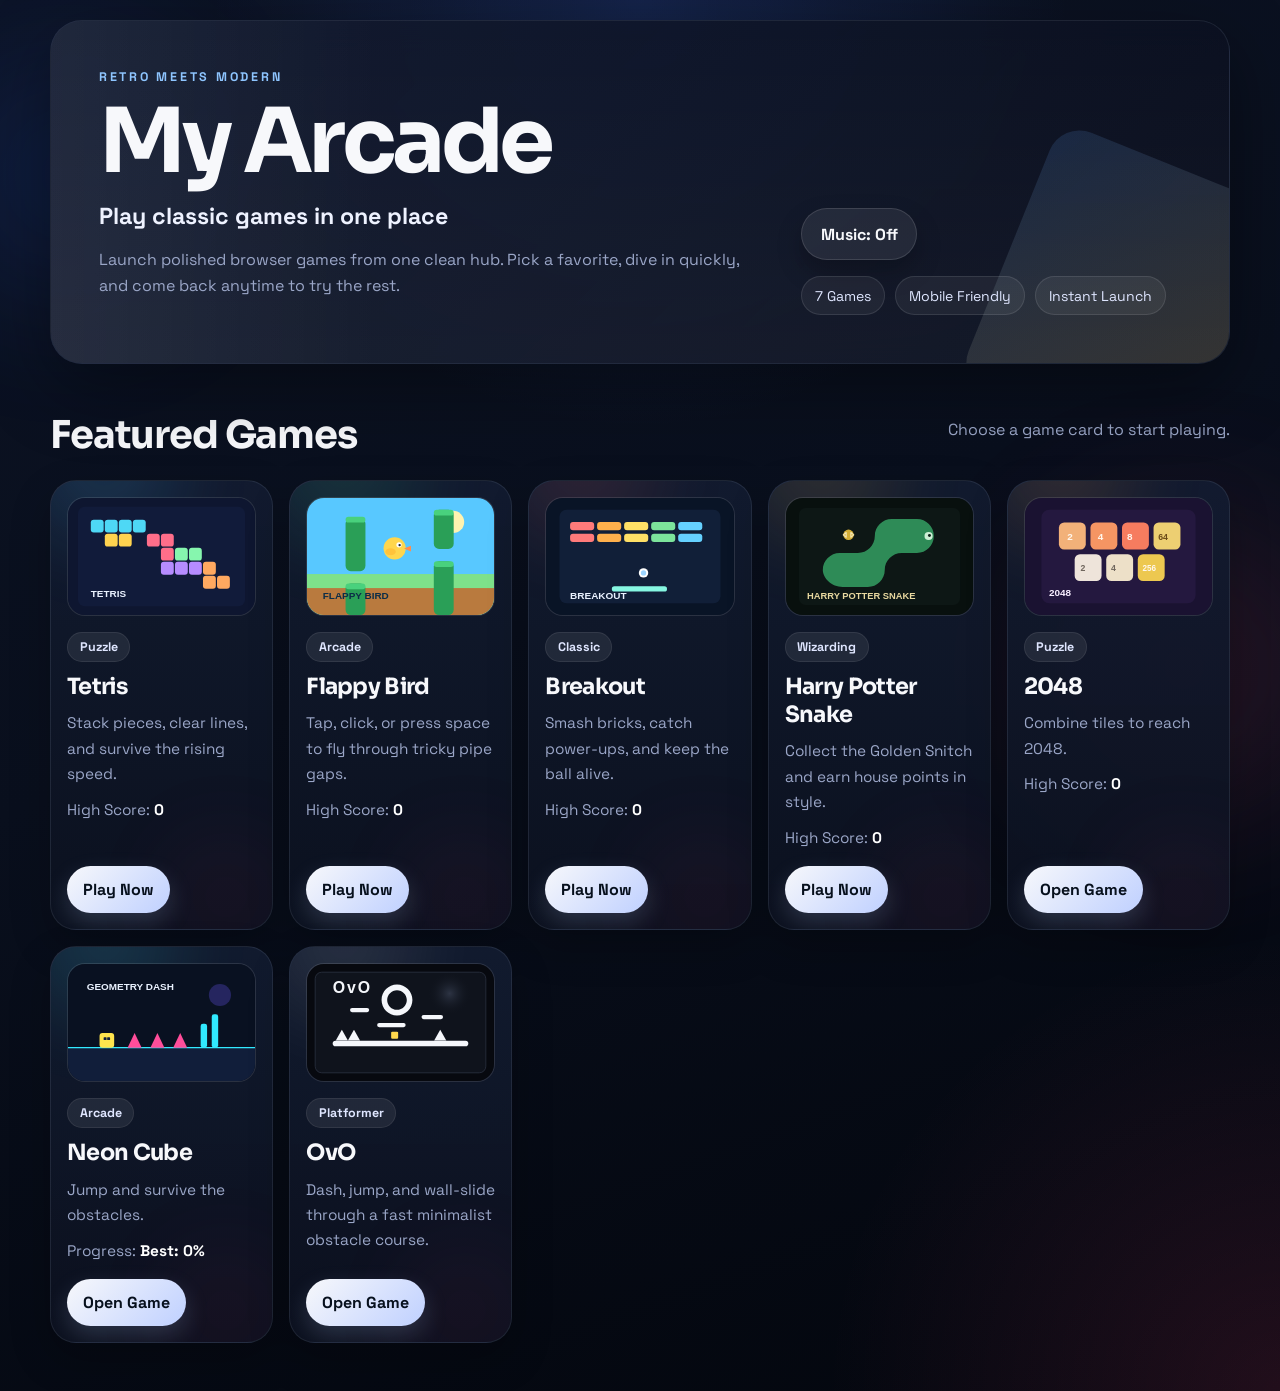
<file: index.html>
<!DOCTYPE html>
<html lang="en">
  <head>
    <meta charset="UTF-8" />
    <meta name="viewport" content="width=device-width, initial-scale=1.0" />
    <title>My Arcade</title>
    <link rel="preconnect" href="https://fonts.googleapis.com" />
    <link rel="preconnect" href="https://fonts.gstatic.com" crossorigin />
    <link
      href="https://fonts.googleapis.com/css2?family=Space+Grotesk:wght@400;500;700&family=Sora:wght@600;700;800&display=swap"
      rel="stylesheet"
    />
    <link rel="stylesheet" href="style.css" />
  </head>
  <body>
    <div class="background-orb orb-one" aria-hidden="true"></div>
    <div class="background-orb orb-two" aria-hidden="true"></div>

    <div class="page-shell">
      <header class="hero">
        <div class="hero-copy-block">
          <p class="eyebrow">Retro Meets Modern</p>
          <h1>My Arcade</h1>
          <p class="hero-subtitle">Play classic games in one place</p>
          <p class="hero-copy">
            Launch polished browser games from one clean hub. Pick a favorite,
            dive in quickly, and come back anytime to try the rest.
          </p>
        </div>

        <div class="hero-actions">
          <button
            id="musicToggle"
            class="music-toggle"
            type="button"
            aria-pressed="false"
          >
            Music: Off
          </button>
          <div class="hero-badge-strip" aria-label="Arcade highlights">
            <span>7 Games</span>
            <span>Mobile Friendly</span>
            <span>Instant Launch</span>
          </div>
        </div>
      </header>

      <main>
        <section class="games-section" aria-labelledby="games-heading">
          <div class="section-heading">
            <h2 id="games-heading">Featured Games</h2>
            <p>Choose a game card to start playing.</p>
          </div>

          <div class="game-grid">
            <a class="game-card tetris-card" href="./games/tetris/">
              <div class="game-thumb-wrap">
                <img
                  class="game-thumb"
                  src="./assets/images/tetris-thumb.svg"
                  alt="Colorful Tetris blocks thumbnail"
                />
              </div>
              <div class="game-card-copy">
                <span class="game-tag">Puzzle</span>
                <h3>Tetris</h3>
                <p>Stack pieces, clear lines, and survive the rising speed.</p>
                <p class="game-score">High Score: <strong data-high-score="tetris">0</strong></p>
              </div>
              <span class="game-link">Play Now</span>
            </a>

            <a class="game-card flappy-card" href="./games/flappy-bird/">
              <div class="game-thumb-wrap">
                <img
                  class="game-thumb"
                  src="./assets/images/flappy-thumb.svg"
                  alt="Flappy Bird inspired flying scene thumbnail"
                />
              </div>
              <div class="game-card-copy">
                <span class="game-tag">Arcade</span>
                <h3>Flappy Bird</h3>
                <p>Tap, click, or press space to fly through tricky pipe gaps.</p>
                <p class="game-score">High Score: <strong data-high-score="flappy-bird">0</strong></p>
              </div>
              <span class="game-link">Play Now</span>
            </a>

            <a class="game-card breakout-card" href="./games/breakout/">
              <div class="game-thumb-wrap">
                <img
                  class="game-thumb"
                  src="./assets/images/breakout-thumb.svg"
                  alt="Breakout paddle and brick wall thumbnail"
                />
              </div>
              <div class="game-card-copy">
                <span class="game-tag">Classic</span>
                <h3>Breakout</h3>
                <p>Smash bricks, catch power-ups, and keep the ball alive.</p>
                <p class="game-score">High Score: <strong data-high-score="breakout">0</strong></p>
              </div>
              <span class="game-link">Play Now</span>
            </a>

            <a class="game-card snake-card" href="./games/snake/">
              <div class="game-thumb-wrap">
                <img
                  class="game-thumb"
                  src="./assets/images/snake-thumb.svg"
                  alt="Harry Potter themed snake game thumbnail"
                />
              </div>
              <div class="game-card-copy">
                <span class="game-tag">Wizarding</span>
                <h3>Harry Potter Snake</h3>
                <p>Collect the Golden Snitch and earn house points in style.</p>
                <p class="game-score">High Score: <strong data-high-score="snake">0</strong></p>
              </div>
              <span class="game-link">Play Now</span>
            </a>

            <a class="game-card game2048-card" href="./games/2048/">
              <div class="game-thumb-wrap">
                <img
                  class="game-thumb"
                  src="./assets/images/2048-thumb.svg"
                  alt="2048 number tiles thumbnail"
                />
              </div>
              <div class="game-card-copy">
                <span class="game-tag">Puzzle</span>
                <h3>2048</h3>
                <p>Combine tiles to reach 2048.</p>
                <p class="game-score">High Score: <strong data-high-score="2048">0</strong></p>
              </div>
              <span class="game-link">Open Game</span>
            </a>

            <a class="game-card geometry-card" href="./games/geometry-dash/">
              <div class="game-thumb-wrap">
                <img
                  class="game-thumb"
                  src="./assets/images/geometry-dash-thumb.svg"
                  alt="Neon Cube style neon obstacle course thumbnail"
                />
              </div>
              <div class="game-card-copy">
                <span class="game-tag">Arcade</span>
                <h3>Neon Cube</h3>
                <p>Jump and survive the obstacles.</p>
                <p class="game-score">Progress: <strong data-progress-game="geometry-dash">0%</strong></p>
              </div>
              <span class="game-link">Open Game</span>
            </a>

            <a class="game-card ovo-card" href="./games/ovo/">
              <div class="game-thumb-wrap">
                <img
                  class="game-thumb"
                  src="./assets/images/ovo-thumb.svg"
                  alt="Minimal black and white OvO platformer thumbnail"
                />
              </div>
              <div class="game-card-copy">
                <span class="game-tag">Platformer</span>
                <h3>OvO</h3>
                <p>Dash, jump, and wall-slide through a fast minimalist obstacle course.</p>
              </div>
              <span class="game-link">Open Game</span>
            </a>
          </div>
        </section>
      </main>
    </div>

    <script src="script.js"></script>
  </body>
</html>
</file>
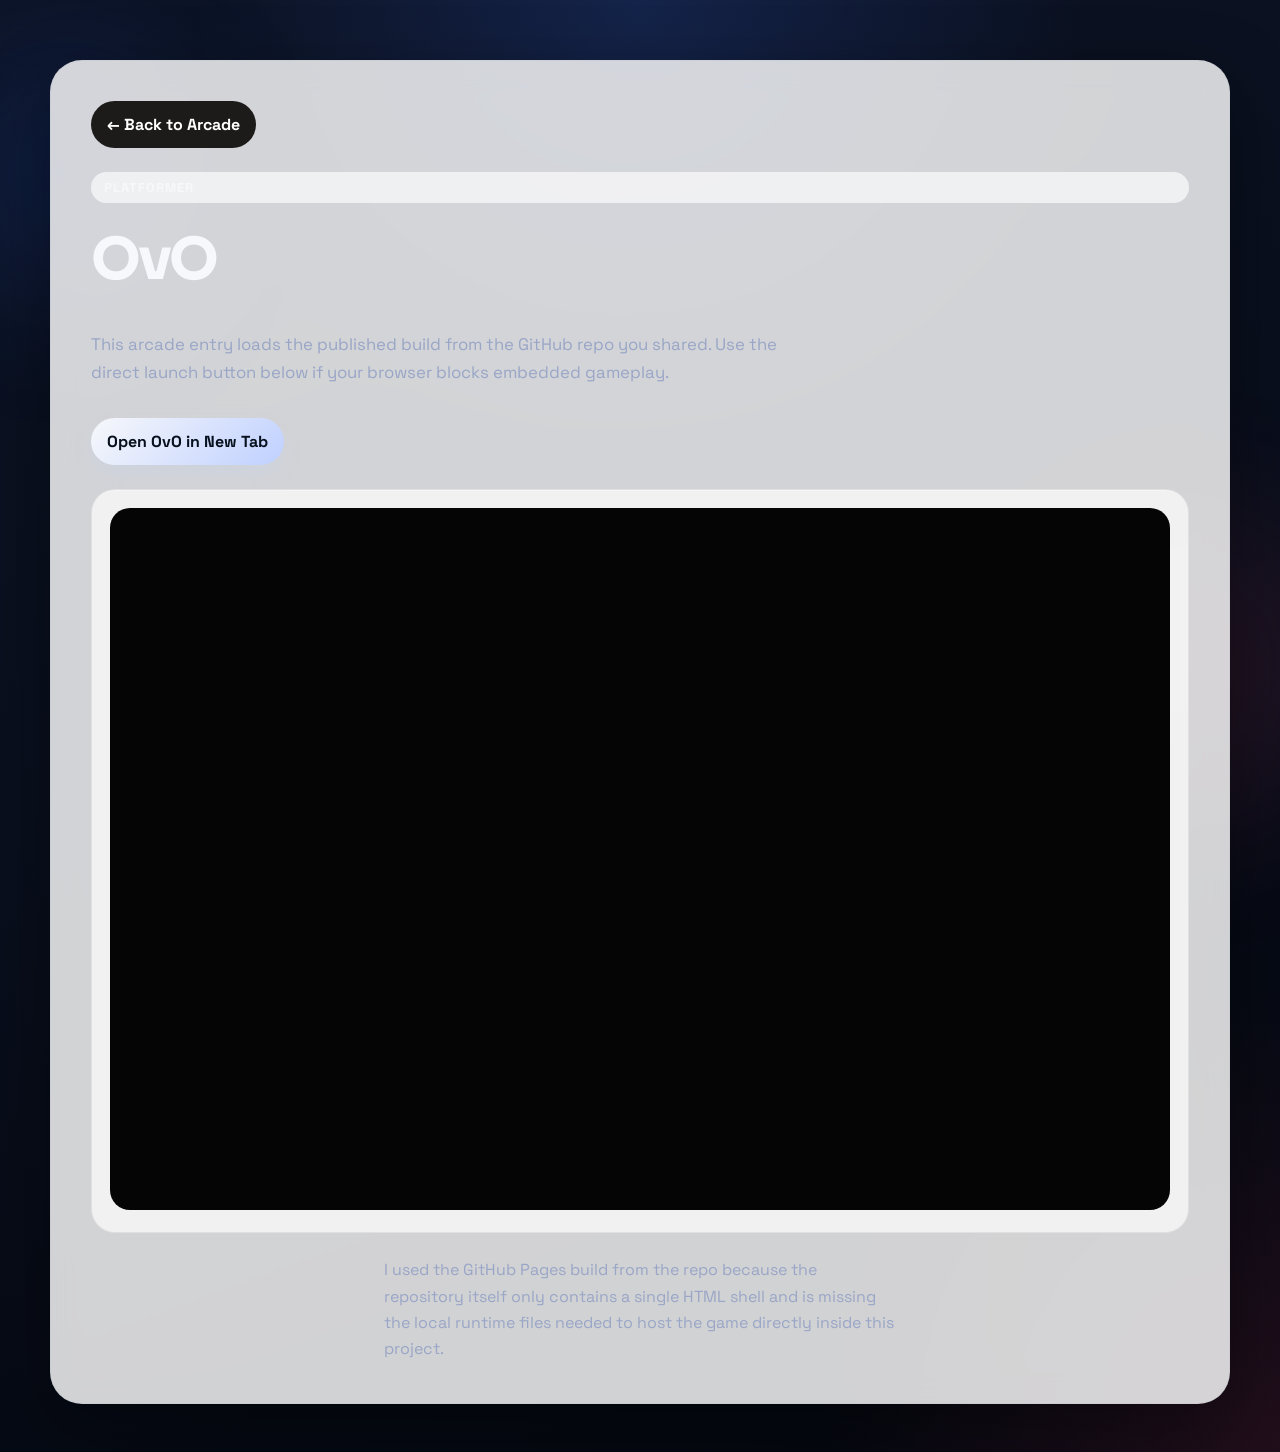
<file: games/ovo/index.html>
<!DOCTYPE html>
<html lang="en">
  <head>
    <meta charset="UTF-8" />
    <meta name="viewport" content="width=device-width, initial-scale=1.0" />
    <title>OvO | My Arcade</title>
    <link rel="preconnect" href="https://fonts.googleapis.com" />
    <link rel="preconnect" href="https://fonts.gstatic.com" crossorigin />
    <link
      href="https://fonts.googleapis.com/css2?family=Space+Grotesk:wght@400;500;700&family=Sora:wght@600;700;800&display=swap"
      rel="stylesheet"
    />
    <link rel="stylesheet" href="../../style.css" />
    <style>
      .external-game-layout {
        display: grid;
        gap: 1.5rem;
      }

      .external-game-intro {
        display: grid;
        gap: 0.9rem;
      }

      .external-game-intro .placeholder-copy {
        max-width: 46rem;
      }

      .external-game-panel {
        padding: 1.1rem;
        border-radius: 24px;
        border: 1px solid rgba(28, 27, 26, 0.08);
        background: rgba(255, 255, 255, 0.7);
        box-shadow: inset 0 1px 0 rgba(255, 255, 255, 0.3);
      }

      .external-game-frame {
        width: 100%;
        min-height: 78vh;
        border: 0;
        border-radius: 20px;
        background: #050505;
      }

      .external-game-actions {
        display: flex;
        flex-wrap: wrap;
        gap: 0.85rem;
        align-items: center;
      }

      .external-game-link {
        display: inline-flex;
        align-items: center;
        justify-content: center;
        padding: 0.82rem 1rem;
        border-radius: 999px;
        font-weight: 700;
        color: #07101d;
        background: linear-gradient(135deg, #f7f8fb, #bfd0ff);
        box-shadow: 0 10px 24px rgba(191, 208, 255, 0.18);
        transition: transform 180ms ease, box-shadow 180ms ease, background-color 180ms ease;
      }

      .external-game-link:hover,
      .external-game-link:focus-visible {
        transform: translateY(-2px);
        box-shadow: 0 14px 28px rgba(159, 188, 255, 0.24);
        background: linear-gradient(135deg, #ffffff, #9fbcff);
      }

      @media (max-width: 720px) {
        .external-game-frame {
          min-height: 68vh;
        }
      }
    </style>
  </head>
  <body>
    <div class="background-orb orb-one" aria-hidden="true"></div>
    <div class="background-orb orb-two" aria-hidden="true"></div>

    <div class="page-shell">
      <section class="game-page external-game-layout">
        <a class="back-button" href="../../index.html">&larr; Back to Arcade</a>

        <div class="external-game-intro">
          <span class="placeholder-badge">Platformer</span>
          <h1 class="placeholder-title">OvO</h1>
          <p class="placeholder-copy">
            This arcade entry loads the published build from the GitHub repo you shared.
            Use the direct launch button below if your browser blocks embedded gameplay.
          </p>
          <div class="external-game-actions">
            <a
              class="external-game-link"
              href="https://brourbeinsus.github.io/OvO/"
              target="_blank"
              rel="noopener noreferrer"
            >
              Open OvO in New Tab
            </a>
          </div>
        </div>

        <div class="external-game-panel">
          <iframe
            class="external-game-frame"
            src="https://brourbeinsus.github.io/OvO/"
            title="OvO game"
            loading="lazy"
            allow="fullscreen; autoplay"
            referrerpolicy="no-referrer"
          ></iframe>
        </div>

        <p class="placeholder-note">
          I used the GitHub Pages build from the repo because the repository itself only
          contains a single HTML shell and is missing the local runtime files needed to
          host the game directly inside this project.
        </p>
      </section>
    </div>
  </body>
</html>
</file>
<file: style.css>
:root {
  --bg: #070b16;
  --bg-deep: #03060d;
  --surface: rgba(10, 16, 30, 0.74);
  --surface-strong: rgba(15, 24, 44, 0.92);
  --surface-soft: rgba(255, 255, 255, 0.06);
  --text: #f7f8fb;
  --muted: #9aa6c7;
  --border: rgba(148, 163, 184, 0.14);
  --shadow: 0 24px 70px rgba(0, 0, 0, 0.38);
  --glow-blue: rgba(95, 161, 255, 0.42);
  --glow-pink: rgba(255, 75, 130, 0.3);
  --glow-gold: rgba(255, 197, 76, 0.34);
  --hero-gradient: linear-gradient(135deg, rgba(19, 27, 49, 0.94), rgba(9, 14, 28, 0.88));
}

* {
  box-sizing: border-box;
}

html {
  scroll-behavior: smooth;
}

body {
  margin: 0;
  min-height: 100vh;
  font-family: "Space Grotesk", sans-serif;
  color: var(--text);
  background:
    radial-gradient(circle at top, rgba(62, 114, 255, 0.18), transparent 28%),
    radial-gradient(circle at bottom right, rgba(255, 75, 130, 0.12), transparent 24%),
    linear-gradient(160deg, #0c1324 0%, #090f1d 44%, var(--bg-deep) 100%);
  overflow-x: hidden;
}

a {
  color: inherit;
  text-decoration: none;
}

img {
  display: block;
  max-width: 100%;
}

.background-orb {
  position: fixed;
  border-radius: 999px;
  filter: blur(80px);
  pointer-events: none;
  opacity: 0.7;
  z-index: 0;
}

.orb-one {
  top: 6%;
  left: -4%;
  width: 240px;
  height: 240px;
  background: rgba(48, 104, 255, 0.24);
}

.orb-two {
  right: -5%;
  bottom: 8%;
  width: 320px;
  height: 320px;
  background: rgba(255, 83, 133, 0.16);
}

.page-shell {
  position: relative;
  z-index: 1;
  width: min(1180px, calc(100% - 2rem));
  margin: 0 auto;
  padding: 1.25rem 0 3rem;
}

.hero,
.game-page {
  border: 1px solid var(--border);
  border-radius: 32px;
  box-shadow: var(--shadow);
  backdrop-filter: blur(16px);
}

.hero {
  position: relative;
  overflow: hidden;
  padding: 3rem;
  background: var(--hero-gradient);
  display: grid;
  grid-template-columns: minmax(0, 1.5fr) minmax(280px, 0.85fr);
  gap: 2rem;
  align-items: end;
  animation: fadeUp 760ms ease-out both;
}

.hero::before {
  content: "";
  position: absolute;
  inset: auto -50px -80px auto;
  width: 280px;
  height: 280px;
  border-radius: 32px;
  background:
    linear-gradient(135deg, rgba(95, 161, 255, 0.14), rgba(255, 197, 76, 0.18));
  transform: rotate(22deg);
}

.hero::after {
  content: "";
  position: absolute;
  inset: 0;
  background:
    linear-gradient(90deg, rgba(255, 255, 255, 0.06), transparent 28%),
    linear-gradient(180deg, transparent, rgba(255, 255, 255, 0.04));
  pointer-events: none;
}

.hero-copy-block,
.hero-actions {
  position: relative;
  z-index: 1;
}

.eyebrow {
  margin: 0 0 0.9rem;
  text-transform: uppercase;
  letter-spacing: 0.22em;
  font-size: 0.78rem;
  color: #8ec5ff;
  font-weight: 700;
}

h1,
h2,
h3 {
  margin: 0;
}

h1 {
  font-family: "Sora", sans-serif;
  font-size: clamp(3rem, 7vw, 5.6rem);
  line-height: 0.95;
  letter-spacing: -0.05em;
}

.hero-subtitle {
  margin: 1rem 0 0;
  font-size: clamp(1.1rem, 2.1vw, 1.45rem);
  color: #eef2ff;
  font-weight: 700;
}

.hero-copy,
.section-heading p,
.game-card p,
.placeholder-copy,
.placeholder-note {
  color: var(--muted);
  line-height: 1.65;
}

.hero-copy {
  max-width: 40rem;
  font-size: 1rem;
  margin-top: 1rem;
}

.hero-actions {
  display: grid;
  gap: 1rem;
  justify-items: start;
}

.music-toggle,
.game-link,
.back-button {
  display: inline-flex;
  align-items: center;
  justify-content: center;
  width: fit-content;
  border: 0;
  border-radius: 999px;
  font: inherit;
  font-weight: 700;
  transition:
    transform 180ms ease,
    background-color 180ms ease,
    box-shadow 180ms ease,
    border-color 180ms ease;
}

.music-toggle {
  padding: 0.9rem 1.15rem;
  background: rgba(255, 255, 255, 0.08);
  color: var(--text);
  border: 1px solid rgba(255, 255, 255, 0.12);
  cursor: pointer;
  box-shadow: 0 12px 26px rgba(0, 0, 0, 0.24);
}

.music-toggle.is-active {
  background: linear-gradient(135deg, #5b8cff, #8a5cff);
  box-shadow: 0 0 0 1px rgba(255, 255, 255, 0.12), 0 0 28px rgba(95, 161, 255, 0.36);
}

.music-toggle:hover,
.music-toggle:focus-visible,
.game-link:hover,
.back-button:hover,
.back-button:focus-visible {
  transform: translateY(-2px);
}

.hero-badge-strip {
  display: flex;
  flex-wrap: wrap;
  gap: 0.65rem;
}

.hero-badge-strip span {
  padding: 0.6rem 0.8rem;
  border-radius: 999px;
  background: rgba(255, 255, 255, 0.06);
  border: 1px solid rgba(255, 255, 255, 0.1);
  color: #dfe6ff;
  font-size: 0.88rem;
}

.games-section {
  margin-top: 1.8rem;
}

.section-heading {
  display: flex;
  align-items: end;
  justify-content: space-between;
  gap: 1rem;
  padding: 0.5rem 0 1.3rem;
}

.section-heading h2 {
  font-family: "Sora", sans-serif;
  font-size: clamp(1.7rem, 3vw, 2.5rem);
  letter-spacing: -0.03em;
}

.game-grid {
  display: grid;
  grid-template-columns: repeat(auto-fit, minmax(220px, 1fr));
  gap: 1rem;
}

.game-card {
  position: relative;
  min-height: 360px;
  padding: 1rem;
  border-radius: 26px;
  border: 1px solid rgba(148, 163, 184, 0.14);
  background: linear-gradient(180deg, rgba(19, 28, 49, 0.9), rgba(12, 17, 31, 0.92));
  box-shadow: 0 16px 40px rgba(0, 0, 0, 0.24);
  display: flex;
  flex-direction: column;
  gap: 1rem;
  transform: translateY(20px);
  opacity: 0;
  overflow: hidden;
  transition:
    transform 260ms cubic-bezier(0.22, 1, 0.36, 1),
    box-shadow 260ms cubic-bezier(0.22, 1, 0.36, 1),
    border-color 260ms cubic-bezier(0.22, 1, 0.36, 1),
    filter 260ms cubic-bezier(0.22, 1, 0.36, 1);
}

.game-card::before {
  content: "";
  position: absolute;
  inset: -20% auto auto -10%;
  width: 150px;
  height: 150px;
  border-radius: 999px;
  background: var(--glow-blue);
  filter: blur(40px);
  opacity: 0.35;
  transition: opacity 220ms ease, transform 220ms ease;
}

.game-card::after {
  content: "";
  position: absolute;
  inset: auto -24px -38px auto;
  width: 140px;
  height: 140px;
  border-radius: 999px;
  background: var(--glow-pink);
  filter: blur(44px);
  opacity: 0.18;
  transition: opacity 220ms ease;
}

.game-card .game-thumb-wrap,
.game-card .game-link {
  transition:
    transform 260ms cubic-bezier(0.22, 1, 0.36, 1),
    box-shadow 260ms cubic-bezier(0.22, 1, 0.36, 1);
}

.game-card.visible {
  transform: translateY(0);
  opacity: 1;
}

.game-card:hover,
.game-card:focus-visible {
  transform: translateY(-10px);
  box-shadow:
    0 24px 56px rgba(0, 0, 0, 0.34),
    0 0 0 1px rgba(124, 156, 255, 0.18),
    0 0 26px rgba(95, 161, 255, 0.14);
  border-color: rgba(124, 156, 255, 0.3);
  filter: saturate(1.04);
}

.game-card:hover::before,
.game-card:focus-visible::before {
  opacity: 0.48;
  transform: scale(1.04);
}

.game-card:hover::after,
.game-card:focus-visible::after {
  opacity: 0.22;
}

.game-card:hover .game-thumb-wrap,
.game-card:focus-visible .game-thumb-wrap {
  transform: translateY(-2px);
  box-shadow: 0 16px 34px rgba(0, 0, 0, 0.2);
}

.game-thumb-wrap,
.game-card-copy,
.game-link {
  position: relative;
  z-index: 1;
}

.game-thumb-wrap {
  border-radius: 18px;
  overflow: hidden;
  border: 1px solid rgba(255, 255, 255, 0.08);
  background: rgba(255, 255, 255, 0.04);
  aspect-ratio: 16 / 10;
}

.game-thumb {
  width: 100%;
  height: 100%;
  object-fit: cover;
}

.game-card-copy {
  display: grid;
  gap: 0.65rem;
}

.game-tag {
  display: inline-flex;
  align-items: center;
  width: fit-content;
  padding: 0.38rem 0.72rem;
  border-radius: 999px;
  font-size: 0.78rem;
  font-weight: 700;
  color: #dfe6ff;
  background: rgba(255, 255, 255, 0.08);
  border: 1px solid rgba(255, 255, 255, 0.08);
}

.game-card h3 {
  font-family: "Sora", sans-serif;
  font-size: 1.4rem;
  letter-spacing: -0.03em;
}

.game-card p {
  margin: 0;
  font-size: 0.96rem;
}

.game-score {
  margin-top: 0.1rem;
  color: #dfe6ff;
  font-size: 0.92rem;
}

.game-score strong {
  color: #ffffff;
}

.game-link {
  margin-top: auto;
  padding: 0.82rem 1rem;
  color: #07101d;
  background: linear-gradient(135deg, #f7f8fb, #bfd0ff);
  box-shadow: 0 10px 24px rgba(191, 208, 255, 0.18);
  transform-origin: center;
}

.game-card:hover .game-link,
.game-card:focus-visible .game-link {
  transform: translateY(-2px) scale(1.03);
  background: linear-gradient(135deg, #ffffff, #9fbcff);
  box-shadow: 0 14px 28px rgba(159, 188, 255, 0.24);
}

.game-card:active .game-link,
.game-link:active {
  transform: translateY(1px) scale(0.98);
  background: linear-gradient(135deg, #eef3ff, #8eaef8);
  box-shadow: 0 6px 14px rgba(159, 188, 255, 0.18);
}

.tetris-card::before {
  background: rgba(82, 194, 255, 0.42);
}

.flappy-card::before {
  background: rgba(77, 235, 171, 0.34);
}

.breakout-card::before {
  background: rgba(255, 109, 109, 0.34);
}

.snake-card::before {
  background: var(--glow-gold);
}

.game2048-card::before {
  background: rgba(255, 164, 84, 0.36);
}

.geometry-card::before {
  background: rgba(67, 239, 255, 0.36);
}

.ovo-card::before {
  background: rgba(255, 255, 255, 0.28);
}

.game-page {
  margin-top: 2.5rem;
  padding: 2.5rem;
  animation: fadeUp 600ms ease-out both;
  background: rgba(255, 255, 255, 0.82);
}

.back-button {
  padding: 0.8rem 1rem;
  background: #1c1b1a;
  color: white;
}

.back-button.light {
  background: white;
  color: #1c1b1a;
}

.placeholder-badge {
  display: inline-flex;
  margin-bottom: 1rem;
  padding: 0.45rem 0.8rem;
  border-radius: 999px;
  background: rgba(255, 255, 255, 0.65);
  font-size: 0.8rem;
  font-weight: 700;
  text-transform: uppercase;
  letter-spacing: 0.08em;
}

.placeholder-title {
  font-size: clamp(2rem, 5vw, 3.6rem);
  margin-bottom: 0.75rem;
}

.placeholder-copy {
  max-width: 42rem;
  font-size: 1.05rem;
}

.placeholder-shell {
  margin-top: 2rem;
  padding: 1.5rem;
  border-radius: 24px;
  border: 1px dashed rgba(28, 27, 26, 0.18);
  background: rgba(255, 255, 255, 0.48);
}

.placeholder-frame {
  min-height: 300px;
  border-radius: 20px;
  border: 1px solid rgba(28, 27, 26, 0.08);
  background:
    linear-gradient(135deg, rgba(255, 255, 255, 0.88), rgba(248, 241, 227, 0.82));
  display: grid;
  place-items: center;
  text-align: center;
  padding: 1.5rem;
}

.placeholder-frame h2 {
  margin-bottom: 0.6rem;
}

.placeholder-note {
  margin: 0 auto;
  max-width: 32rem;
}

.wizard-theme {
  background:
    radial-gradient(circle at top left, rgba(217, 164, 65, 0.18), transparent 24%),
    linear-gradient(180deg, rgba(73, 92, 56, 0.2), rgba(255, 255, 255, 0.86));
}

@keyframes fadeUp {
  from {
    opacity: 0;
    transform: translateY(24px);
  }

  to {
    opacity: 1;
    transform: translateY(0);
  }
}

@media (max-width: 960px) {
  .hero {
    grid-template-columns: 1fr;
    padding: 2.25rem;
  }

  .section-heading {
    align-items: start;
    flex-direction: column;
  }
}

@media (max-width: 600px) {
  .page-shell {
    width: min(100% - 1rem, 1180px);
    padding-top: 0.75rem;
  }

  .hero,
  .game-page {
    padding: 1.3rem;
    border-radius: 24px;
  }

  .game-grid {
    grid-template-columns: 1fr;
  }

  .game-card {
    min-height: 0;
    padding: 0.85rem;
  }

  .hero-actions {
    justify-items: stretch;
  }

  .music-toggle,
  .game-link {
    width: 100%;
    min-height: 48px;
  }

  .hero-badge-strip {
    gap: 0.5rem;
  }

  .hero-badge-strip span {
    font-size: 0.82rem;
  }
}
</file>
